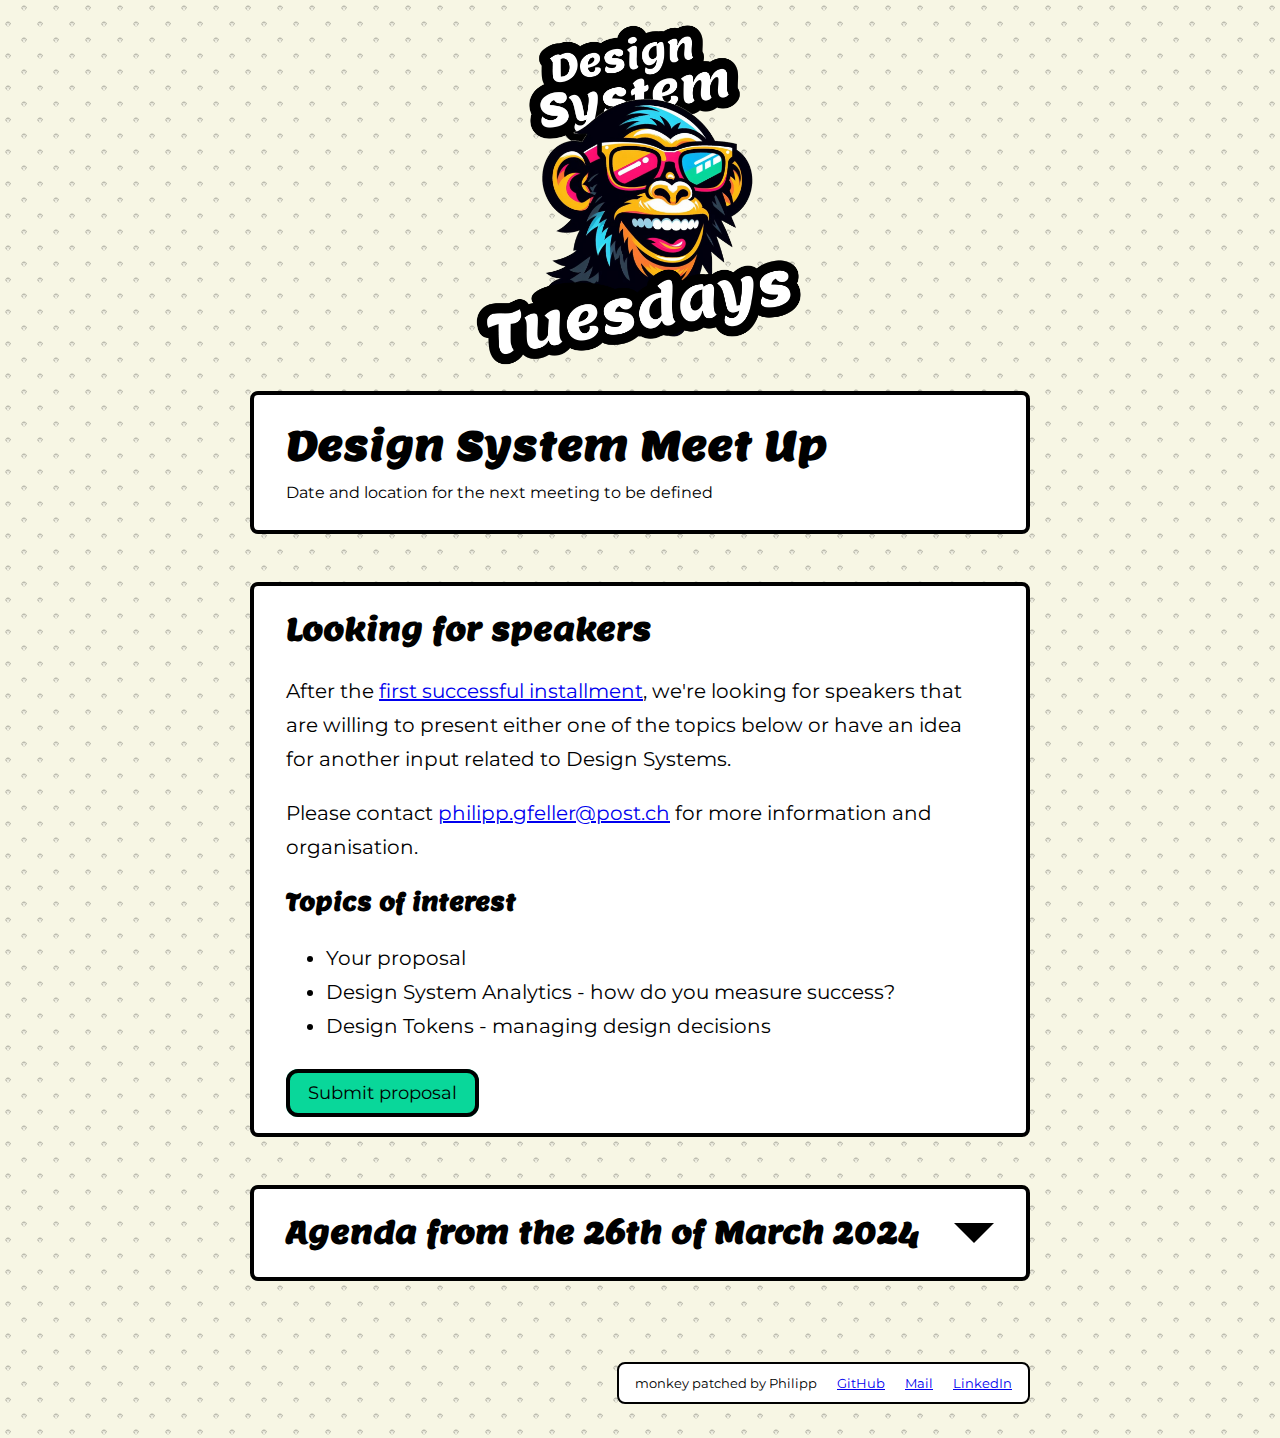
<file: index.html>
<!DOCTYPE html>
<html lang="en">
  <head>
    <meta charset="UTF-8" />
    <meta name="viewport" content="width=device-width, initial-scale=1.0" />
    <title>Design System Tuesdays - A design system meetup</title>
    <meta
      name="description"
      content="Event page for the Design System Tuesdays meet up for Design System Engineers, Frontend Engineers, Design System Designers, User Experience Designers, Figma Designers or people interested in Design Tokens, Web Components, Design Systems or related topics happening in Bern, Switzerland."
    />
    <link rel="preconnect" href="https://fonts.googleapis.com" />
    <link rel="preconnect" href="https://fonts.gstatic.com" crossorigin />
    <link
      href="https://fonts.googleapis.com/css2?family=Lemon&display=swap"
      rel="stylesheet"
    />
    <link
      href="https://fonts.googleapis.com/css2?family=Montserrat:wght@700&display=swap"
      rel="stylesheet"
    />
    <link rel="stylesheet" href="madness.css" />
    <!-- Facebook Meta Tags -->
    <meta
      property="og:url"
      content="https://design-system-tuesdays.netlify.app"
    />
    <meta property="og:type" content="website" />
    <meta
      property="og:title"
      content="Design System Tuesdays - A design system meetup"
    />
    <meta
      property="og:description"
      content="Meet up with people interested in Design Systems around Bern."
    />
    <meta
      property="og:image"
      content="https://design-system-tuesdays.netlify.app/favicon.png"
    />

    <!-- Twitter Meta Tags -->
    <meta name="twitter:card" content="summary_large_image" />
    <meta
      property="twitter:domain"
      content="design-system-tuesdays.netlify.app"
    />
    <meta
      property="twitter:url"
      content="https://design-system-tuesdays.netlify.app"
    />
    <meta
      name="twitter:title"
      content="Design System Tuesdays - A design system meetup"
    />
    <meta
      name="twitter:description"
      content="Meet up with people interested in Design Systems around Bern."
    />
    <meta
      name="twitter:image"
      content="https://design-system-tuesdays.netlify.app/favicon.png"
    />
  </head>
  <body>
    <aside>
      <img
        class="monkey-img"
        src="/monkey.png"
        alt="A funky monkey with sunglasses drawn in vibrant colors surrounded by the headline 'Design System Tuesdays'"
      />
    </aside>

    <main>
      <header class="cloud">
        <h1>Design System Meet Up</h1>
        <p class="subtitle">
          Date and location for the next meeting to be defined
        </p>
      </header>

      <section class="cloud">
        <h2>Looking for speakers</h2>
        <p>
          After the <a href="#first-agenda">first successful installment</a>,
          we're looking for speakers that are willing to present either one of
          the topics below or have an idea for another input related to Design
          Systems.
        </p>

        <p>
          Please contact
          <a href="mailto:philipp.gfeller@post.ch">philipp.gfeller@post.ch</a>
          for more information and organisation.
        </p>

        <h3>Topics of interest</h3>
        <ul>
          <li>Your proposal</li>
          <li>Design System Analytics - how do you measure success?</li>
          <li>Design Tokens - managing design decisions</li>
        </ul>
        <p style="margin-block-start: 2rem">
          <a class="button" href="mailto:philipp.gfeller@post.ch"
            >Submit proposal</a
          >
        </p>
      </section>

      <section class="cloud" id="first-agenda">
        <details>
          <summary>
            <h2>
              Agenda from the
              <time datetime="2024-03-26">26th of March 2024</time>
            </h2>
          </summary>

          <ul class="agenda">
            <li data-marker="🎙️">
              <h3>Automatic Migrating from Stencil to Lit</h3>
              <p class="speaker">by Lukas Spirig</p>
            </li>
            <li data-marker="🎤">
              <h3>Why is this not a standard?</h3>
              <p>
                About the (hard) first steps in standardising new HTML features
                with Open UI.
              </p>
              <p class="speaker">by Philipp Gfeller</p>
            </li>
            <li data-marker="🍻">
              <h3>Drinks and chat</h3>
            </li>
          </ul>

          <h3>Impressions</h3>
          <div class="pictures">
            <figure>
              <a href="/pictures/2024-march/screen.jpg">
                <img
                  src="/pictures/2024-march/screen_small.jpg"
                  alt="A large screen showing the Design System Tuesdays logo"
                />
              </a>
              <figcaption>Ready for some Design System madness</figcaption>
            </figure>
            <figure>
              <a href="/pictures/2024-march/presentation-migration.jpg">
                <img
                  src="/pictures/2024-march/presentation-migration_small.jpg"
                  alt=""
                />
              </a>
              <figcaption>Lukas speaking about migrations</figcaption>
            </figure>
            <figure>
              <a href="/pictures/2024-march/presentation-standards.jpg">
                <img
                  src="/pictures/2024-march/presentation-standards_small.jpg"
                  alt=""
                />
              </a>
              <figcaption>Philipp speaking about Web Standards</figcaption>
            </figure>
          </div>

          <footer class="small" style="margin-block-start: 3rem">
            <hr />
            <p class="centered gap-1">
              <svg
                width="32"
                height="32"
                viewBox="0 0 107 107"
                fill="none"
                xmlns="http://www.w3.org/2000/svg"
                role="img"
                aria-labelledby="logo-title"
              >
                <title id="logo-title">
                  Logo of the Swiss Post, the host of this event
                </title>
                <g clip-path="url(#clip0_2_62)">
                  <path d="M107 0H0V107H107V0Z" fill="#FFCC00" />
                  <path
                    d="M50.5278 48.0014V28.2361H29.2764V43.2458H14.8611V63.7542H29.2764V78.7639H50.5278V58.9986H45.475V74.0083H34.3291V58.9986H19.9139V48.0014H34.3291V32.9917H45.475V48.0014H50.5278Z"
                    fill="#FF0000"
                  />
                  <path
                    d="M79.5996 46.2259C79.5996 49.8114 76.6399 52.6084 72.8865 52.6084H67.1722V40.2736H72.8865C76.7844 40.2736 79.5996 42.7835 79.5996 46.2259ZM75.3409 28.2361H53.5V78.7639H67.1722V63.7542H75.3409C85.3741 63.7542 93.1699 56.0987 93.1699 46.2096C93.1699 36.2483 85.2299 28.2361 75.3409 28.2361Z"
                    fill="black"
                  />
                </g>
                <defs>
                  <clipPath id="clip0_2_62">
                    <rect width="107" height="107" fill="white" />
                  </clipPath>
                </defs>
              </svg>
              Hosted by the Swiss Post
            </p>
          </footer>
        </details>
      </section>
    </main>

    <footer>
      <p class="author cloud small">
        monkey patched by Philipp
        <a
          aria-label="see source code of this page on GitHub"
          href="https://github.com/swisspost/design-system-tuesdays"
          >GitHub</a
        >
        <a
          href="mailto:philipp.gfeller@post.ch"
          aria-label="Write an e-mail to Philipp (philipp.gfeller@post.ch)"
          >Mail</a
        >
        <a
          aria-label="Go to the LinkedIn profile of Philipp Gfeller"
          href="https://www.linkedin.com/in/philipp-gfeller-59a681138/"
          >LinkedIn</a
        >
      </p>
    </footer>
  </body>
</html>
</file>
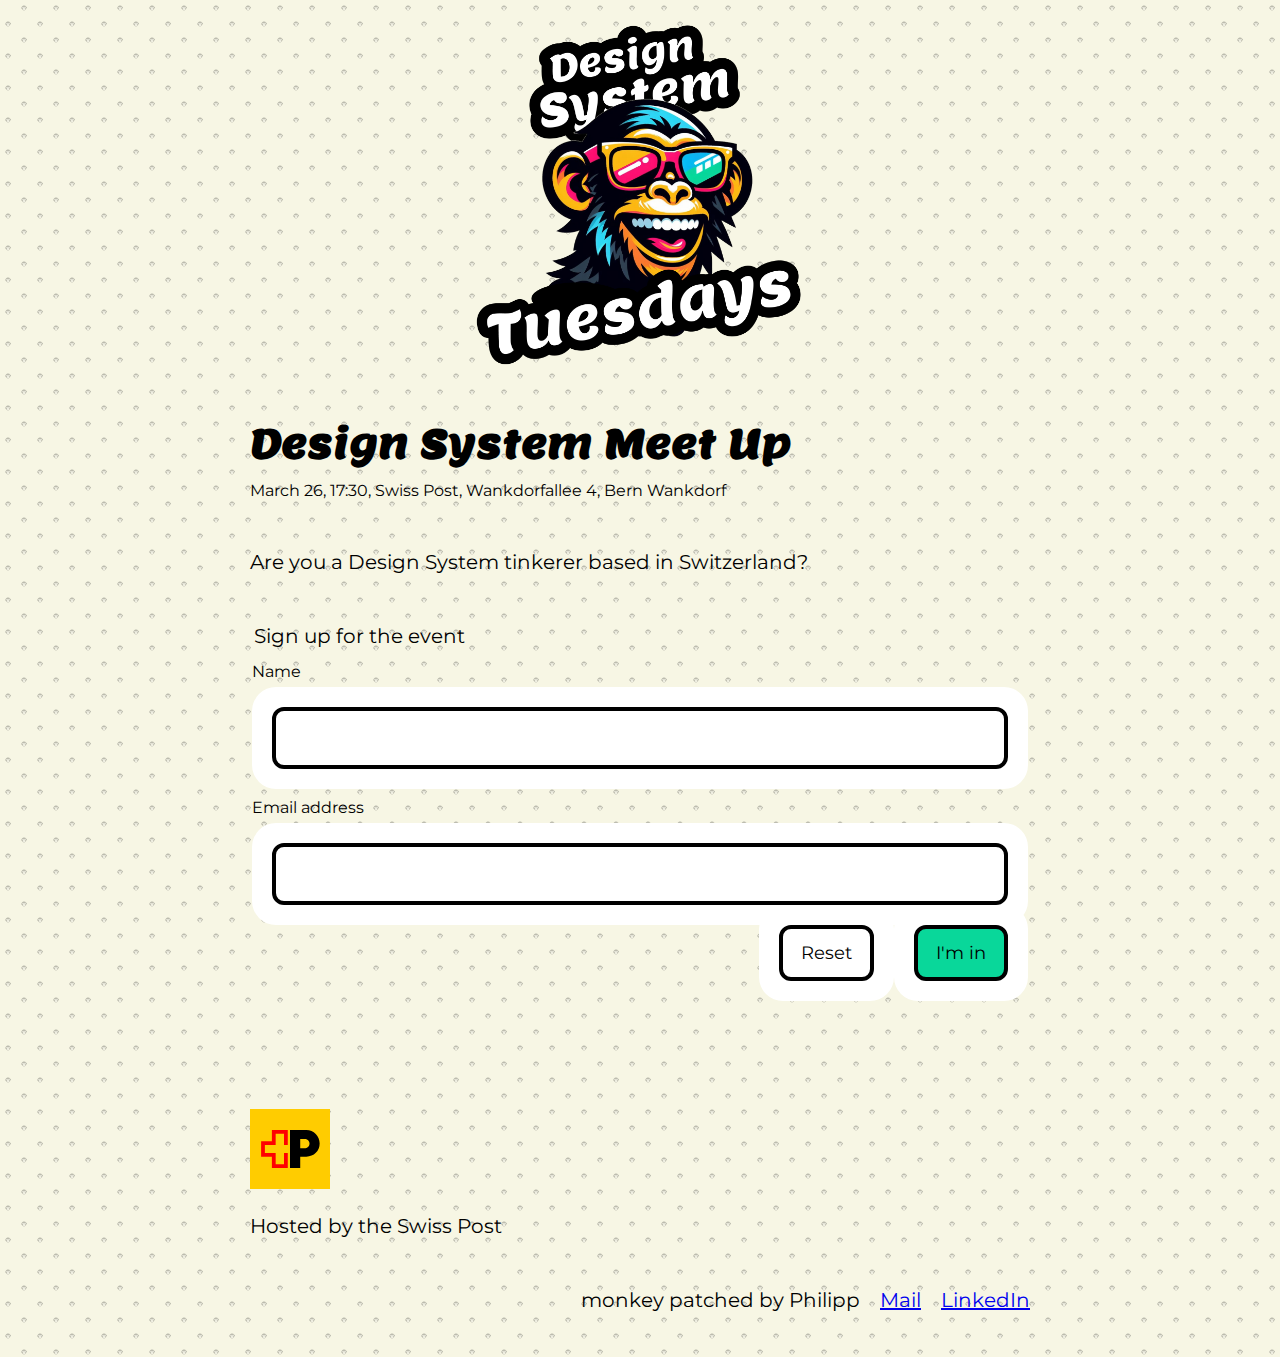
<file: signup.html>
<!DOCTYPE html>
<html lang="en">
  <head>
    <meta charset="UTF-8" />
    <meta name="viewport" content="width=device-width, initial-scale=1.0" />
    <title>Mad System Monkeys Gathering</title>
    <meta
      name="description"
      content="Event page for the Design System Tuesdays meet up for Design System Engineers, Frontend Engineers, Design System Designers, User Experience Designers, Figma Designers or people interested in Design Tokens, Web Components, Design Systems or related topics happening in Bern, Switzerland."
    />
    <link rel="preconnect" href="https://fonts.googleapis.com" />
    <link rel="preconnect" href="https://fonts.gstatic.com" crossorigin />
    <link
      href="https://fonts.googleapis.com/css2?family=Lemon&display=swap"
      rel="stylesheet"
    />
    <link
      href="https://fonts.googleapis.com/css2?family=Montserrat:wght@700&display=swap"
      rel="stylesheet"
    />
    <link rel="stylesheet" href="madness.css" />
  </head>
  <body>
    <aside>
      <img
        class="monkey-img"
        src="/monkey.png"
        alt="A funky monkey with sunglasses drawn in vibrant colors surrounded by the headline 'Mad System Monkeys'"
      />
    </aside>

    <main>
      <h1 class="bordered-text">Design System Meet Up</h1>
      <p class="subtitle bordered-text">
        March 26, 17:30, Swiss Post, Wankdorfallee 4, Bern Wankdorf
      </p>
      <p class="bordered-text section">
        Are you a Design System tinkerer based in Switzerland?
      </p>
      <form
        data-netlify="true"
        class="section"
        action="/success.html"
        method="POST"
      >
        <fieldset>
          <legend class="bordered-text">Sign up for the event</legend>

          <label class="bordered-text" for="name">Name</label>
          <div class="field">
            <input type="text" id="name" name="name" required />
          </div>
          <label class="bordered-text" for="email">Email address</label>
          <div class="field">
            <input type="email" id="email" name="email" required />
          </div>
          <div class="align-right buttons">
            <div class="field">
              <button type="submit">
                I'm in<span class="visually-hidden"
                  >, register for the event</span
                >
              </button>
            </div>
            <div class="field"><button type="reset">Reset</button></div>
          </div>
        </fieldset>
      </form>
    </main>

    <footer>
      <svg
        width="107"
        height="107"
        viewBox="0 0 107 107"
        fill="none"
        xmlns="http://www.w3.org/2000/svg"
        role="img"
        aria-labelledby="logo-title"
      >
        <title id="logo-title">
          Logo of the Swiss Post, the host of this event
        </title>
        <g clip-path="url(#clip0_2_62)">
          <path d="M107 0H0V107H107V0Z" fill="#FFCC00" />
          <path
            d="M50.5278 48.0014V28.2361H29.2764V43.2458H14.8611V63.7542H29.2764V78.7639H50.5278V58.9986H45.475V74.0083H34.3291V58.9986H19.9139V48.0014H34.3291V32.9917H45.475V48.0014H50.5278Z"
            fill="#FF0000"
          />
          <path
            d="M79.5996 46.2259C79.5996 49.8114 76.6399 52.6084 72.8865 52.6084H67.1722V40.2736H72.8865C76.7844 40.2736 79.5996 42.7835 79.5996 46.2259ZM75.3409 28.2361H53.5V78.7639H67.1722V63.7542H75.3409C85.3741 63.7542 93.1699 56.0987 93.1699 46.2096C93.1699 36.2483 85.2299 28.2361 75.3409 28.2361Z"
            fill="black"
          />
        </g>
        <defs>
          <clipPath id="clip0_2_62">
            <rect width="107" height="107" fill="white" />
          </clipPath>
        </defs>
      </svg>
      <p class="bordered-text">Hosted by the Swiss Post</p>

      <p class="author bordered-text">
        monkey patched by Philipp
        <a
          href="mailto:philipp.gfeller@post.ch"
          aria-label="Write an e-mail to Philipp (philipp.gfeller@post.ch)"
          >Mail</a
        >
        <a
          aria-label="Go to the LinkedIn profile of Philipp Gfeller"
          href="https://www.linkedin.com/in/philipp-gfeller-59a681138/"
          >LinkedIn</a
        >
      </p>
    </footer>
  </body>
</html>
</file>
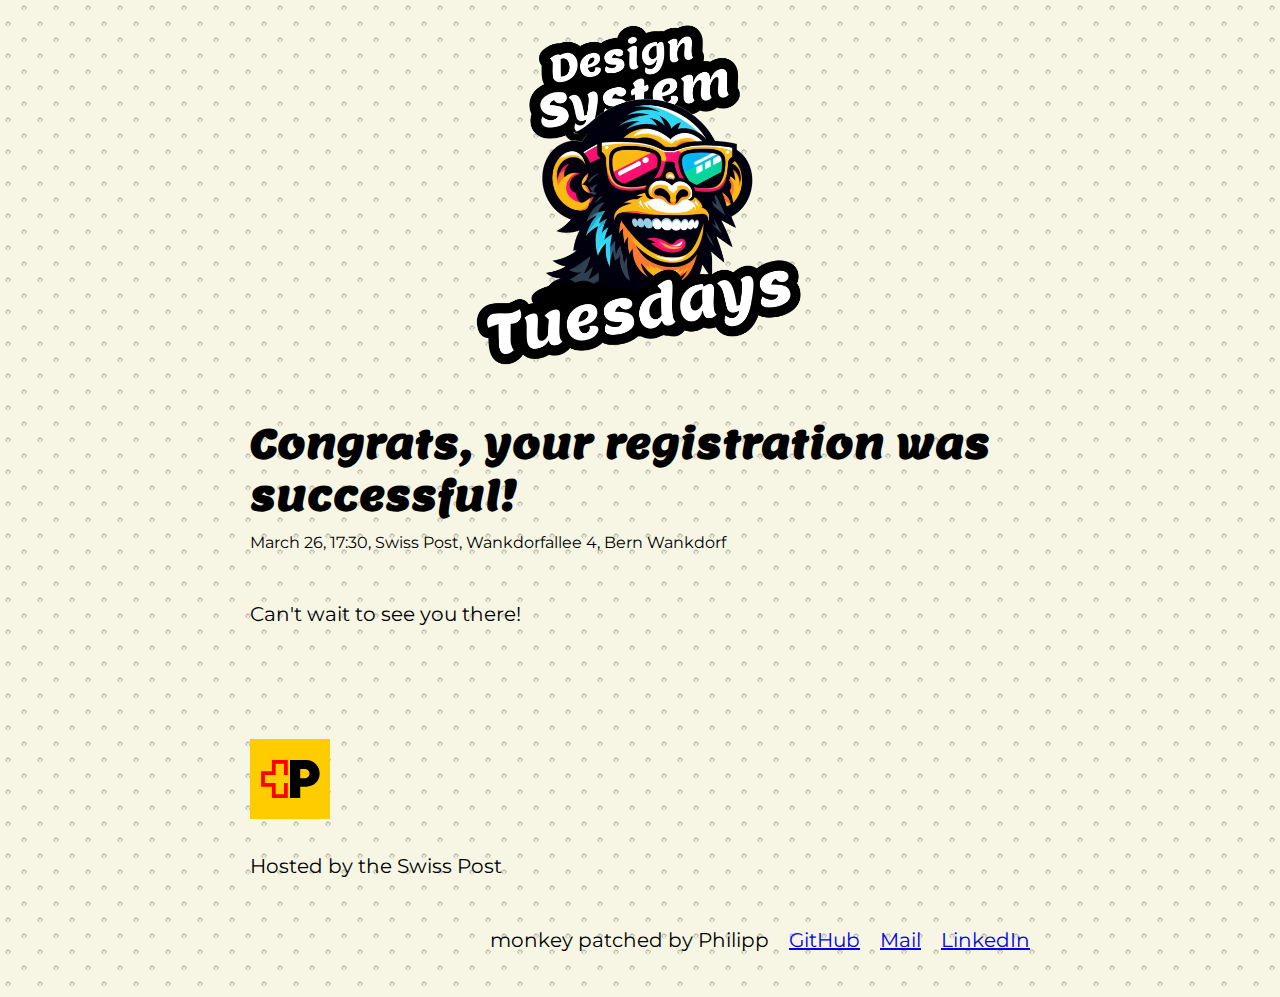
<file: success.html>
<!DOCTYPE html>
<html lang="en">
  <head>
    <meta charset="UTF-8" />
    <meta name="viewport" content="width=device-width, initial-scale=1.0" />
    <title>Registration successful!</title>
  </head>
  <body>
    <!DOCTYPE html>
    <html lang="en">
      <head>
        <meta charset="UTF-8" />
        <meta name="viewport" content="width=device-width, initial-scale=1.0" />
        <title>Mad System Monkeys Gathering</title>
        <meta
          name="description"
          content="Event page for the Design System Tuesdays meet up for Design System Engineers, Frontend Engineers, Design System Designers, User Experience Designers, Figma Designers or people interested in Design Tokens, Web Components, Design Systems or related topics happening in Bern, Switzerland."
        />
        <link rel="preconnect" href="https://fonts.googleapis.com" />
        <link rel="preconnect" href="https://fonts.gstatic.com" crossorigin />
        <link
          href="https://fonts.googleapis.com/css2?family=Lemon&display=swap"
          rel="stylesheet"
        />
        <link
          href="https://fonts.googleapis.com/css2?family=Montserrat:wght@700&display=swap"
          rel="stylesheet"
        />
        <link rel="stylesheet" href="madness.css" />
      </head>
      <body>
        <aside>
          <img
            class="monkey-img"
            src="/monkey.png"
            alt="A funky monkey with sunglasses drawn in vibrant colors surrounded by the headline 'Mad System Monkeys'"
          />
        </aside>

        <main>
          <h1 class="bordered-text">
            Congrats, your registration was successful!
          </h1>
          <p class="subtitle bordered-text">
            March 26, 17:30, Swiss Post, Wankdorfallee 4, Bern Wankdorf
          </p>
          <p class="section bordered-text">Can't wait to see you there!</p>
        </main>

        <footer>
          <div>
            <svg
              width="107"
              height="107"
              viewBox="0 0 107 107"
              fill="none"
              xmlns="http://www.w3.org/2000/svg"
              role="img"
              aria-labelledby="logo-title"
            >
              <title id="logo-title">
                Logo of the Swiss Post, the host of this event
              </title>
              <g clip-path="url(#clip0_2_62)">
                <path d="M107 0H0V107H107V0Z" fill="#FFCC00" />
                <path
                  d="M50.5278 48.0014V28.2361H29.2764V43.2458H14.8611V63.7542H29.2764V78.7639H50.5278V58.9986H45.475V74.0083H34.3291V58.9986H19.9139V48.0014H34.3291V32.9917H45.475V48.0014H50.5278Z"
                  fill="#FF0000"
                />
                <path
                  d="M79.5996 46.2259C79.5996 49.8114 76.6399 52.6084 72.8865 52.6084H67.1722V40.2736H72.8865C76.7844 40.2736 79.5996 42.7835 79.5996 46.2259ZM75.3409 28.2361H53.5V78.7639H67.1722V63.7542H75.3409C85.3741 63.7542 93.1699 56.0987 93.1699 46.2096C93.1699 36.2483 85.2299 28.2361 75.3409 28.2361Z"
                  fill="black"
                />
              </g>
              <defs>
                <clipPath id="clip0_2_62">
                  <rect width="107" height="107" fill="white" />
                </clipPath>
              </defs>
            </svg>
            <p class="bordered-text">Hosted by the Swiss Post</p>
          </div>
    
          <p class="author bordered-text">
            monkey patched by Philipp
            <a
              aria-label="see source code of this page on GitHub"
              href="https://github.com/swisspost/design-system-tuesdays"
              >GitHub</a
            >
            <a
              href="mailto:philipp.gfeller@post.ch"
              aria-label="Write an e-mail to Philipp (philipp.gfeller@post.ch)"
              >Mail</a
            >
            <a
              aria-label="Go to the LinkedIn profile of Philipp Gfeller"
              href="https://www.linkedin.com/in/philipp-gfeller-59a681138/"
              >LinkedIn</a
            >
          </p>
        </footer>
      </body>
    </html>
  </body>
</html>
</file>
<file: madness.css>
:root {
  --monkey-blue: #07b8f3;
  --monkey-magenta: #ff1173;
  --monkey-teal: #09d79a;
  --monkey-orange: #fbbb14;
  --monkey-background: #f7f6e4;
  --border-width: 4px;
  --border-radius: 12px;
}

* {
  box-sizing: border-box;
}

body {
  display: grid;
  grid-template-columns: min(100%, 60ch);
  gap: 1em;
  margin: 0 1em;
  padding-block: 1em;
  min-height: 100lvh;
  background-color: var(--monkey-background);
  justify-content: center;

  font-family: "Montserrat", "Segoe UI", Tahoma, Geneva, Verdana, sans-serif;
  font-size: 20px;
  line-height: 1.7;

  @media (forced-colors: none) {
    background-image: url(/bg.png);
  }

  @media screen and (min-width: 1500px) {
    grid-template-columns: minmax(20ch, 333px) 50ch 1fr;

    footer {
      grid-column-start: 1;
      grid-column-end: 4;
    }
  }
}

h1,
h2,
h3,
h4,
h5,
h6 {
  font-family: "Lemon", sans-serif;
  line-height: 1.3;
}

h1 {
  margin-bottom: 0;
}

hr {
  border: none;
  border-top: 2px solid black;
}

summary {
  display: flex;
  gap: 1rem;
  align-items: center;
  cursor: pointer;

  > * {
    display: inline-block;
    margin-block: 0;
  }
}

.cloud {
  background-color: white;
  border: 0.25rem solid black;
  border-radius: 0.5rem;
  padding: 1.5rem 2rem;

  :first-child {
    margin-block-start: 0;
  }

  :last-child {
    margin-block-end: 0;
  }

  & + & {
    margin-block-start: 3rem;
  }

  &.small {
    border-width: 2px;
    padding: 0.5rem 1rem;
  }

  &:target {
    outline: 10px solid var(--monkey-blue);
  }
}

.subtitle {
  font-size: 0.8em;
  margin-top: 0.5em;
}

.section {
  margin-block: 2em;
}

.field {
  background: white;
  padding: 20px;
  border-radius: calc(var(--border-radius) * 2);
}

label {
  font-size: 0.8em;

  &.field {
    margin-inline: 0;
  }
}

fieldset {
  border: 0;
  padding: 0;
}

.small {
  font-size: 0.66em;
}

.big {
  font-size: 1.333em;
}

input:where([type="text"], [type="email"]) {
  border: var(--border-width) solid black;
  border-radius: var(--border-radius);
  font: inherit;
  padding: 0.5em 1em;
  width: 100%;
}

:is(input, button, a[href], summary):focus-visible {
  outline: calc(var(--border-width) * 1.5) solid var(--monkey-blue);
  outline-offset: var(--border-width);
  position: relative;
  z-index: 1;
}

button,
.button {
  font: inherit;
  border: var(--border-width) solid black;
  padding: 0.5em 1em;
  background-color: var(--monkey-teal);
  border-radius: var(--border-radius);
  color: inherit;
  cursor: pointer;
  font-size: 0.9em;
  text-wrap: nowrap;
  text-decoration: none;

  &:hover {
    color: inherit;
    filter: brightness(85%);
  }

  &[type="reset"] {
    background-color: white;
  }
}

img {
  display: block;
  margin-inline: auto;
  max-width: 100%;
  object-fit: contain;
}

.align-right {
  display: flex;
  justify-content: flex-start;
  flex-direction: row-reverse;
}

.buttons {
  margin-top: -20px;
}

.monkey-img {
  max-height: 66lvh;
  max-width: 333px;
}

.visually-hidden {
  clip: rect(0 0 0 0);
  clip-path: inset(50%);
  height: 1px;
  overflow: hidden;
  position: absolute;
  white-space: nowrap;
  width: 1px;
}

body > footer {
  display: flex;
  flex-direction: column;
  justify-content: flex-start;
  align-items: flex-start;
  margin-block-start: 3rem;

  svg {
    width: 80px;
    height: 80px;
  }
}

@media screen and (min-width: 80ch) {
  footer {
    flex-direction: row;
    align-items: flex-end;
  }

  .author {
    margin-left: auto;
  }
}

.puh-the-bear {
  display: none;
}

.centered {
  display: flex;
  align-items: center;
}

.gap-1 {
  gap: 1rem;
}

.color-post-yellow {
  color: #ffcc00;
}

summary::after {
  position: relative;
  top: 0.5em;
  margin-left: auto;
  content: "";
  border: 1em solid transparent;
  border-top-color: inherit;
  transition: transform ease-out 0.35s;
  transform-origin: center 25%;
}

details[open] summary::after {
  transform: scaleY(-1);
}

.checkbox {
  display: flex;
  align-items: center;
  gap: 0.5em;
}

input[type="checkbox"] {
  position: relative;
  appearance: none;
  border: var(--border-width) solid black;
  width: 3em;
  height: 3em;
  border-radius: 6px;
  background-color: white;

  &:checked {
    &::after {
      content: "";
      position: absolute;
      inset: 0.25em;
      background-color: currentColor;
      background-repeat: no-repeat;
      mask-image: url("data:image/svg+xml,%3Csvg  viewBox='0 0 33 33' xmlns='http://www.w3.org/2000/svg'%3E%3Cpath fill-rule='evenodd' clip-rule='evenodd' d='M0 18.4737L10.6667 29L32 7.94737L28 4L10.6667 21.1053L4 14.5263L0 18.4737Z'/%3E%3C/svg%3E%0A");
      forced-color-adjust: none;
    }
  }
}

[for="i-present"]:has(:not(#i-present:checked)) ~ .wants-to-present {
  display: none;
}

.author {
  display: flex;
  gap: 20px;
}

.agenda {
  margin-block-start: 1.5rem;
  padding-left: 1.5rem;

  li {
    padding-left: 0.5rem;
    margin-block: 1rem;
  }
}

.agenda li::marker {
  content: attr(data-marker);
  display: inline-block;
  font-size: inherit;
  margin-right: 1rem;
}
.agenda h3 {
  margin-top: 2em;
}
.agenda :where(h3, p) {
  margin-block: 0.25em;
}
.agenda .speaker {
  font-size: 0.9em;
  font-style: italic;
}

.pictures {
  display: flex;
  gap: 2rem;
  flex-wrap: wrap;
  figure {
    margin: 0;
    flex: 1 1 9rem;
    position: relative;

    a {
      border: 3px solid black;
      border-radius: 5px;
      overflow: hidden;
      display: block;
    }

    figcaption {
      border: 3px solid black;
      padding: 0.5rem;
      font-size: 0.6em;
      position: absolute;
      inset: 0.5rem;
      top: auto;
      bottom: -1rem;
      border-radius: 5px;
      background: white;
      z-index: 1;
    }

    img {
      display: block;
      aspect-ratio: 7/8;
      object-fit: cover;
    }
  }
}
</file>
